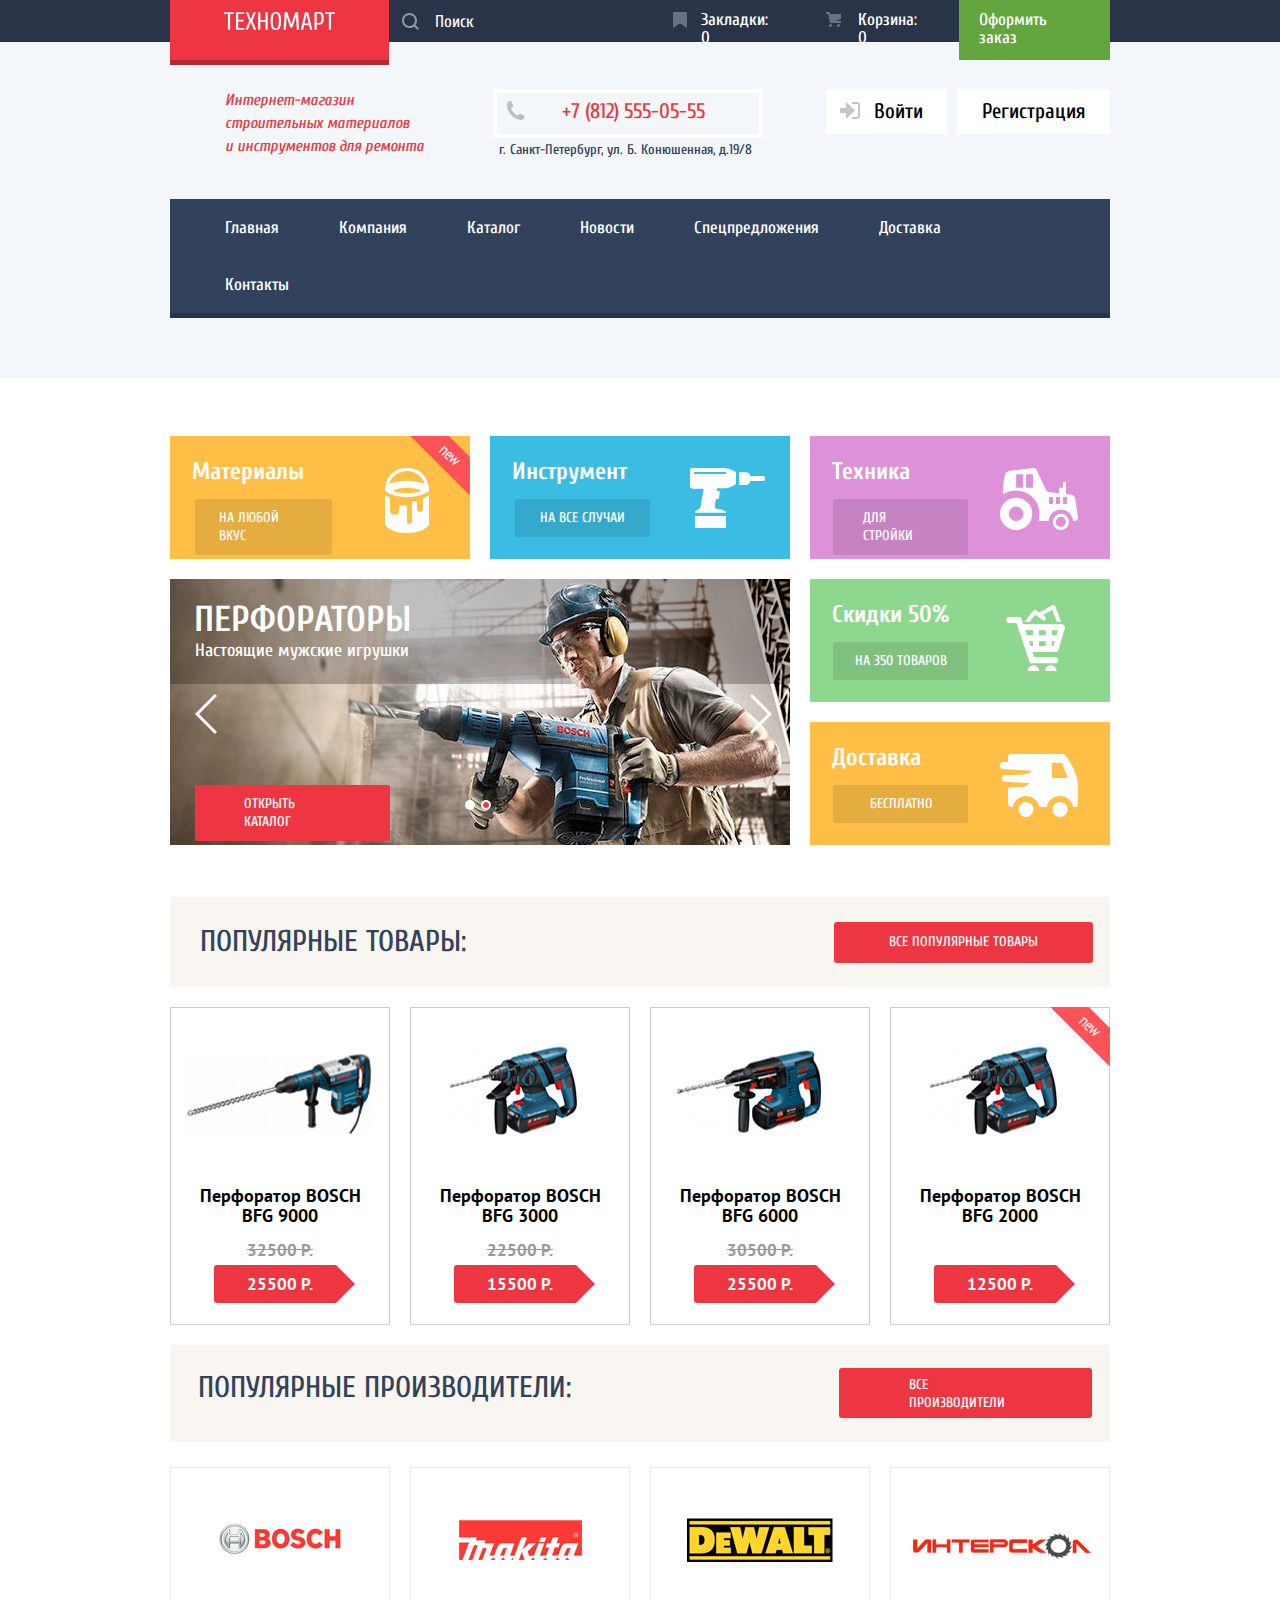
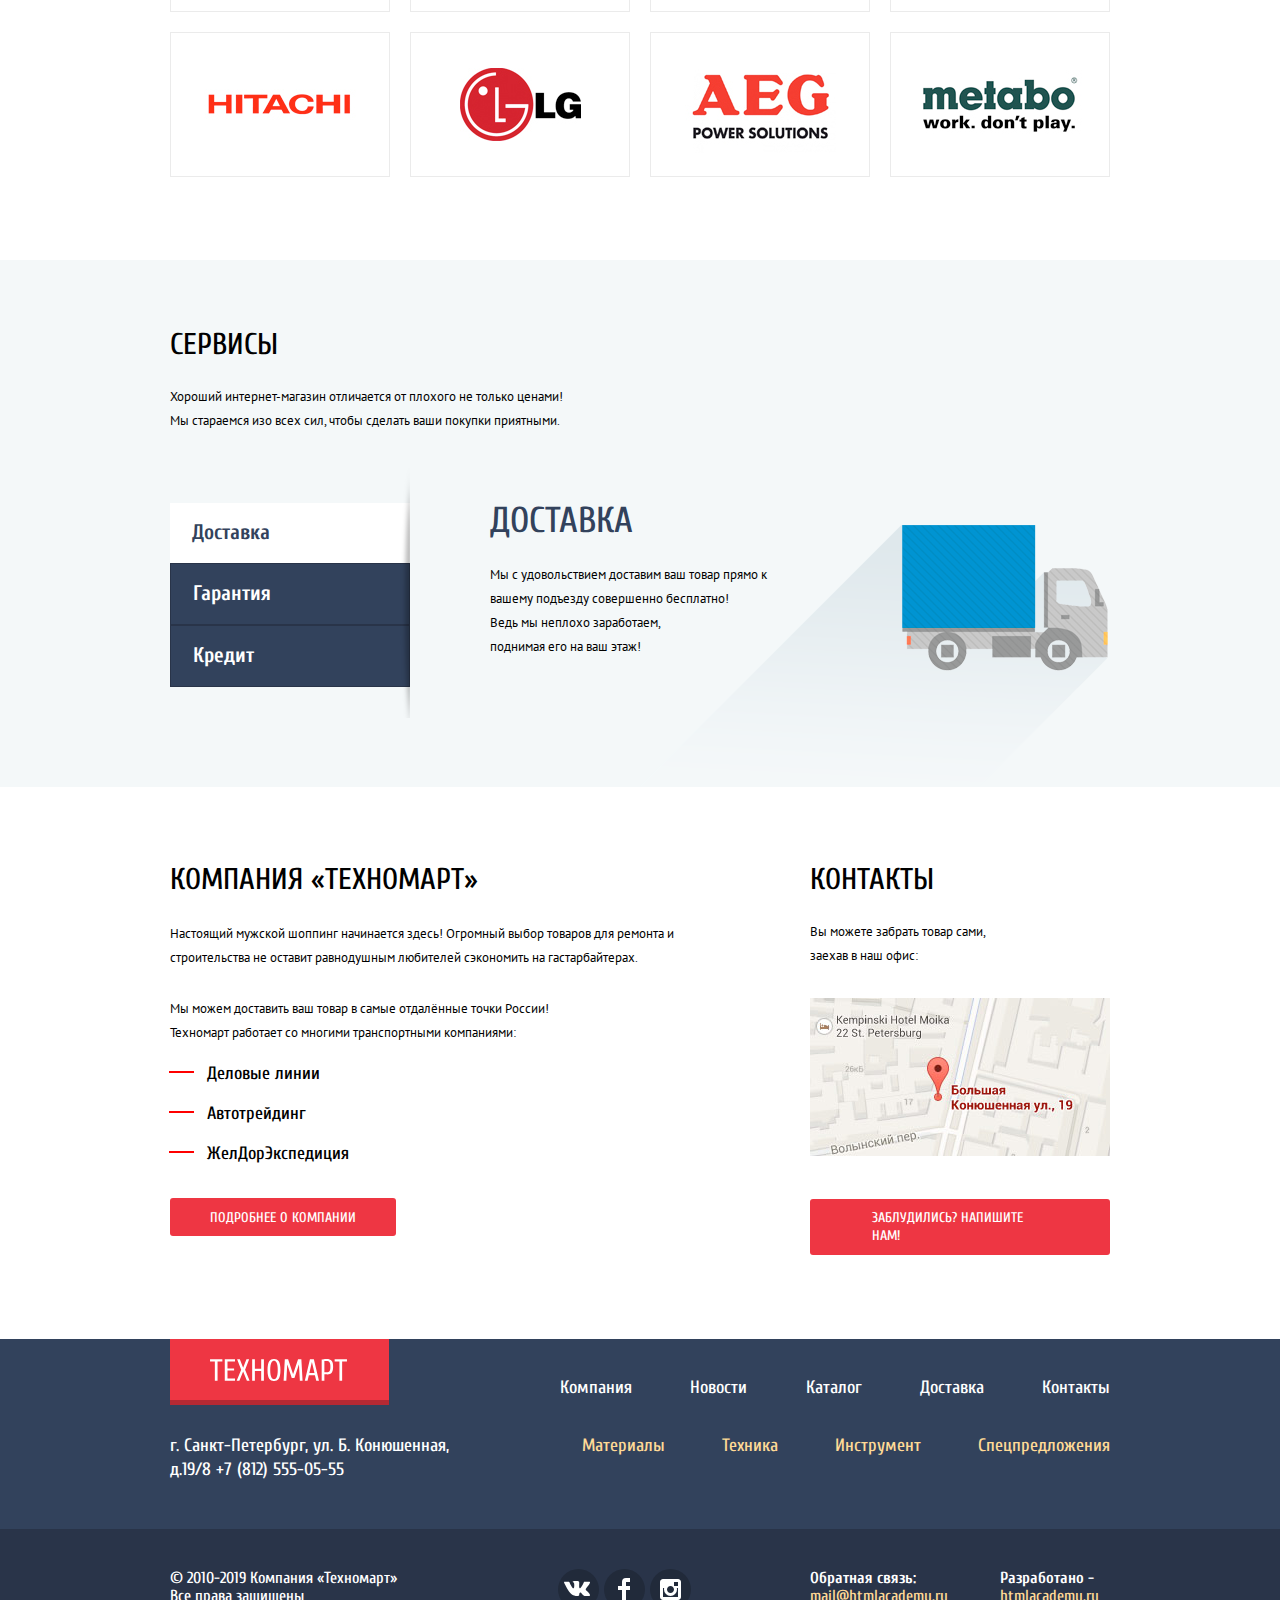
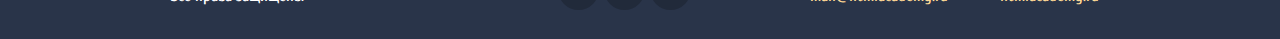
<file: index.html>
<!DOCTYPE html>
<html lang="ru">

<head>
    <meta charset="utf-8">
    <title>«Техномарт»</title>
    <link href="https://fonts.googleapis.com/css?family=Cuprum:400,700&amp;subset=cyrillic" rel="stylesheet">
    <link href="https://fonts.googleapis.com/css?family=PT+Sans:400,700&amp;subset=cyrillic" rel="stylesheet">
    <link rel="stylesheet" href="css/normalize.css">
    <link rel="stylesheet" href="css/style.min.css">
</head>

<body>

    <header class="main-header">
        <div class="top-header">
            <div class="header-wrapper-top">

                <a class="logo-img-top" href="index.html"><img src="img/logo-technomart.svg" width="112" height="18" alt="logo"></a>
                <form action="https://htmlacademy.ru" class="field-search">
                    <label class="visually-hidden" for="search">Поиск</label>
                    <input type="search" placeholder="Поиск" id="search">
                    <input class="visually-hidden" type="submit" value="Отправить">
                </form>
                <ul class="market-purchase">
                    <li><a class="bookmarks bookmarks-index" href="#">Закладки: 0</a></li>
                    <li><a class="basket basket-index" href="#">Корзина: 0</a></li>
                    <li><a class="ready-order ready-order-index" href="#">Оформить заказ</a></li>
                </ul>
            </div>
        </div>

        <div class="header-wrapper-middle-bottom">
            <div class="middle-header-index">
                <h1 class="market-name">Интернет-магазин строительных материалов и&nbsp;инструментов для ремонта</h1>
                <div class="phone-addres">
                    <a href="tel:+78125550555" class="phone-number">
                        +7 (812) 555-05-55</a>
                    <span class="addres-top"> г. Санкт-Петербург, ул. Б. Конюшенная, д.19/8</span>
                </div>
                <ul class="account">
                    <li><a class="log-in" href="#">Войти</a></li>
                    <li><a class="registration" href="#">Регистрация</a></li>
                </ul>
            </div>

            <nav class="main-navigation">
                <ul class="site-navigation">
                    <li><a href="index.html">Главная</a></li>
                    <li><a href="#">Компания</a></li>
                    <li><a href="catalog.html">Каталог</a></li>
                    <li><a href="#">Новости</a></li>
                    <li><a href="#">Спецпредложения</a></li>
                    <li><a href="#">Доставка</a></li>
                    <li><a href="#">Контакты</a></li>
                </ul>
            </nav>
        </div>
    </header>

    <main class="main-content">
        <div class="main-wrapper-top">
            <div class="column-left">
                <div class="materials-item">
                    <div class="item-new item-flag-new">новинка</div>
                    <h2>Материалы</h2>
                    <a href="#" class="sub-material-item">На любой вкус</a>
                </div>
                <div class="tooling-item">
                    <h2>Инструмент</h2>
                    <a href="#" class="sub-tooling-item">На все случаи</a>
                </div>
                <div class="slaider">
                    <div class="slaid-one slaid-active">
                        <h2>Перфораторы</h2>
                        <span>Настоящие мужские игрушки</span>
                        <a class="open-catalog" href="catalog.html">Открыть каталог</a>
                    </div>
                    <div class="slaid-two">
                        <h2>Дрели</h2>
                        <span>Соседям на радость!</span>
                        <a class="open-catalog" href="catalog.html">Открыть каталог</a>
                    </div>
                    <div class="btn-control">
                        <i class="control-slaid-1" tabindex="0"></i>
                        <i class="control-slaid-2 slaid-active" tabindex="0"></i>
                    </div>
                    <button class="slaider-button button-next">Вперёд</button>
                    <button class="slaider-button button-back">Назад</button>
                </div>
            </div>
            <div class="column-right">
                <div class="machine-item">
                    <h2>Техника</h2>
                    <a href="#" class="sub-machine-item">Для стройки</a>
                </div>
                <div class="discounts-item">
                    <h2>Скидки 50%</h2>
                    <a href="#" class="sub-discounts-item">На 350 товаров</a>
                </div>
                <div class="delivery-item">
                    <h2>Доставка</h2>
                    <a href="#" class="sub-delivery-item">Бесплатно</a>
                </div>
            </div>
        </div>

        <!-- Конец. Слайдер + товары -->
        <!--Популярные товары  -->
        <div class="main-wrapper-middle">
            <h2 class="popular-items">Популярные товары:</h2>
            <a class="popular-items-btn" href="#">Все популярные товары</a>
        </div>

        <section class="popular-goods">
            <ul class="popular-list-item">

                <li class="catalog-item">
                    <div class="actions">
                        <a href="#" class="buy">Купить</a>
                        <a href="#" class="in-bookmark">В закладки</a>
                    </div>
                    <img class="image" src="img/Perforator-1.jpg" width="218" height="168" alt="Перфоратор"><a href="#" class="item-name">Перфоратор BOSCH BFG 9000</a>
                    <b class="price-discount">32500 Р.</b>
                    <b class="red-label-price">25500 Р.</b>
                </li>

                <li class="catalog-item">
                    <div class="actions">
                        <a href="#" class="buy">Купить</a>
                        <a href="#" class="in-bookmark">В закладки</a>
                    </div>
                    <img class="image" src="img/Perforator_1.jpg" width="218" height="168" alt="Перфоратор"><a href="#" class="item-name">Перфоратор BOSCH BFG 3000</a>
                    <b class="price-discount">22500 Р.</b>
                    <b class="red-label-price">15500 Р.</b>
                </li>

                <li class="catalog-item">
                    <div class="actions">
                        <a href="#" class="buy">Купить</a>
                        <a href="#" class="in-bookmark">В закладки</a>
                    </div>
                    <img class="image" src="img/Perforator_2.jpg" width="218" height="168" alt="Перфоратор"><a href="#" class="item-name">Перфоратор BOSCH BFG 6000</a>
                    <b class="price-discount">30500 Р.</b>
                    <b class="red-label-price">25500 Р.</b>
                </li>

                <li class="catalog-item">
                    <div class="item-new item-flag-new">новинка</div>
                    <!-- Добавить в карточку new -->
                    <div class="actions">
                        <a href="#" class="buy">Купить</a>
                        <a href="#" class="in-bookmark">В закладки</a>
                    </div>
                    <img class="image" src="img/Perforator_3.jpg" width="218" height="168" alt="Перфоратор"><a href="#" class="item-name">Перфоратор BOSCH BFG 2000</a>
                    <b class="price-discount"></b>
                    <b class="red-label-price">12500 Р.</b>
                </li>
            </ul>
        </section>
        <!-- Популярные товары -->
        <div class="main-wrapper-middle-manufacturers">
            <h2 class="popular-items-manufacturers">Популярные производители:</h2>
            <a class="all-items-manufacturers" href="#">Все производители</a>
        </div>

        <section class="popular-manufactures">
            <ul class="popular-list-manufactures">
                <li>
                    <a class="manufactures-item" href="#"><img src="img/bosch.jpg" width="126" height="37" alt="BOSCH"></a>
                </li>
                <li>
                    <a class="manufactures-item" href="#"><img src="img/Makita.jpg" width="123" height="40" alt="makita"></a>
                </li>
                <li>
                    <a class="manufactures-item" href="#"><img src="img/DeWALT.jpg" width="146" height="44" alt="DeWALT"></a>
                </li>
                <li>
                    <a class="manufactures-item" href="#"><img src="img/Интерскол.jpg" width="200" height="88" alt="интерскол"></a>
                </li>
                <li>
                    <a class="manufactures-item" href="#"><img src="img/Hitachi.jpg" width="169" height="31" alt="HITACHI"></a>
                </li>
                <li>
                    <a class="manufactures-item" href="#"><img src="img/LG.jpg" width="121" height="73" alt="LG"></a>
                </li>
                <li>
                    <a class="manufactures-item" href="#"><img src="img/AEG.jpg" width="151" height="96" alt="AEG"></a>
                </li>
                <li>
                    <a class="manufactures-item" href="#"><img src="img/Metabo.jpg" width="204" height="69" alt="metabo"></a>
                </li>
            </ul>
        </section>

        <section class="info-services">
            <div class="wrapper-services">
                <h2 class="name-services">Сервисы</h2>
                <p>Хороший интернет-магазин отличается от плохого не только ценами! Мы стараемся изо всех сил, чтобы сделать ваши покупки приятными.</p>
                <div class="place-slaider">
                    <input type="radio" id="btn-1" name="toggle" checked>
                    <input type="radio" id="btn-2" name="toggle">
                    <input type="radio" id="btn-3" name="toggle">
                    <div class="slider-controls">
                        <ul class="list-btn">
                            <li>
                                <label for="btn-1">
                                    <b class="delivery-btn" tabindex="0">Доставка</b>
                                </label>
                            </li>
                            <li>
                                <label for="btn-2">
                                    <b class="guarantee-btn" tabindex="0">Гарантия</b></label>
                            </li>
                            <li>
                                <label for="btn-3">
                                    <b class="credit-btn" tabindex="0">Кредит</b></label>
                            </li>
                        </ul>
                    </div>
                    <div class="slider-slides-1">
                        <h2>Доставка</h2>
                        <p>Мы с удовольствием доставим ваш товар прямо к вашему подъезду совершенно бесплатно!
                        Ведь мы неплохо заработаем,
                        поднимая его на ваш этаж!</p>
                    </div>
                    <div class="slider-slides-2">
                        <h2>Гарантия</h2>
                        <p>Если купленный у нас товар поломается или заискрит,
                        а также в случае пожара, спровоцированного его возгаранием,
                        вы всегда можете быть уверены в нашей гарантии. Мы обменяем сгоревший&nbsp;товар на новый.</p>
                        <p>Дом уж восстановите как-нибудь сами.</p>
                    </div>
                    <div class="slider-slides-3">
                        <h2>Кредит</h2>
                        <p>Залезть в долговую яму стало проще!</p>
                        <p>Кредитные консультанты придут вам на помощь.</p>
                        <a href="#" class="send-request">Отправить заявку</a>
                    </div>
                </div>
            </div>
        </section>

        <div class="main-wrapper-bottom">
            <section class="about-company">
                <h2 class="name-company">Компания «Техномарт»</h2>
                <p class="info">Настоящий мужской шоппинг начинается здесь! Огромный выбор товаров для ремонта и строительства не оставит равнодушным любителей сэкономить на гастарбайтерах.</p>
                <p class="info">Мы можем доставить ваш товар в самые отдалённые точки России!
                Техномарт работает со многими транспортными компаниями:</p>
                <ul class="work-with-another-company">
                    <li>Деловые линии</li>
                    <li>Автотрейдинг</li>
                    <li>ЖелДорЭкспедиция</li>
                </ul>
                <a class="about-the-company" href="#">Подробнее о компании</a>
            </section>
            <section class="contacts">
                <h2 class="contacts">Контакты</h2>
                <p class="info-contacts">Вы можете забрать товар сами,
                    заехав в наш офис:</p>
                <a href="https://yandex.ru/maps" class="save-back"><img src="img/map.jpg" width="300" height="160" alt="Карта"></a>
                <a class="help" href="write-us.html">Заблудились? Напишите нам!</a>
            </section>
        </div>
    </main>

    <footer class="main-footer">
        <div class="footer-wrapper-top-middle">
            <div class="top-footer">
                <a class="logo-img" href="index.html"><img src="img/logo-technomart.svg" width="137" height="22" alt="logo"></a>
                <ul class="second-navigation">
                    <li><a href="#">Компания</a></li>
                    <li><a href="#">Новости</a></li>
                    <li><a href="catalog.html">Каталог</a></li>
                    <li><a href="#">Доставка</a></li>
                    <li><a href="#">Контакты</a></li>
                </ul>
            </div>

            <div class="middle-footer">
                <span class="addres-bottom"> г. Санкт-Петербург, ул. Б. Конюшенная, д.19/8
                    +7 (812) 555-05-55</span>
                <ul class="third-navigation">
                    <li><a href="#">Материалы</a></li>
                    <li><a href="#">Техника</a></li>
                    <li><a href="#">Инструмент</a></li>
                    <li><a href="#">Спецпредложения</a></li>
                </ul>
            </div>
        </div>

        <div class="bottom-footer">
            <div class="footer-wrapper-bottom">
                <span class="footer-copyright">
                    © 2010-2019 Компания «Техномарт» Все права защищены</span>
                <ul class="btn-social">
                    <li><a class="social-button-vk" href="#"><span class="visually-hidden">Вконтакте</span></a></li>
                    <li><a class="social-button-fb" href="#"><span class="visually-hidden">Фейсбук</span></a></li>
                    <li><a class="social-button-insta" href="#"><span class="visually-hidden">Инстаграм</span></a></li>
                </ul>
                <div class="info-bottom">
                    <div class="feedback-info">
                        <b>Обратная связь:</b>
                        <a class="mail-addres" href="https://mail@htmlacademy.ru">mail@htmlacademy.ru</a>
                    </div>
                    <div class="developed">
                        <b>Разработано - </b>
                        <a class="site-addres" href="https://htmlacademy.ru/intensive/htmlcss">htmlacademy.ru</a>
                    </div>
                </div>
            </div>
        </div>
    </footer>

    <section class="feedback-form">
        <form action="https://echo.htmlacademy.ru" method="post">
            <div class="modal-wrapper-feedback">
                <label class="label-name">Ваше имя:
                    <input type="text" name="name" placeholder="Имя Фамилия">
                </label>
                <label class="label-email">Ваш e-mail:
                    <input type="email" name="email" placeholder="email@example.com">
                </label>
                <label class="label-textarea">Текст письма:
                    <textarea name="letter-text" rows="5" cols="60" placeholder="В свободной форме"></textarea>
                </label>
            </div>
            <div class="wrapper-button-submit">
                <input type="submit" class="button-submit" value="Отправить">
            </div>
        </form>
        <button type="button" class="modal-close">Закрыть
        </button>
    </section>

    <section class="modal modal-map">
        <h2 class="visually-hidden">Как до нас добраться</h2>
        <iframe src="https://www.google.com/maps/embed?pb=!1m18!1m12!1m3!1d3996.797685628944!2d30.314990042799216!3d59.94211692944475!2m3!1f0!2f0!3f0!3m2!1i1024!2i768!4f13.1!3m3!1m2!1s0x4696310fca145cc1%3A0x42b32648d8238007!2z0JHQvtC70YzRiNCw0Y8g0JrQvtC90Y7RiNC10L3QvdCw0Y8g0YPQuy4sIDE5LzgsINCh0LDQvdC60YIt0J_QtdGC0LXRgNCx0YPRgNCzLCAxOTExODY!5e0!3m2!1sru!2sru!4v1552158006458" width="940" height="450" style="border:0" allowfullscreen></iframe>
        <!-- <p><img src="img/full-map.jpg" width="940" height="450" alt="Офис компании по адресу ул. Большая Конюшенная 19/8, Санкт-Петербург"></p>  -->
        <button type="button" class="modal-close">Закрыть
        </button>
    </section>
    <script src="js/script.js"></script>
</body>

</html>
</file>
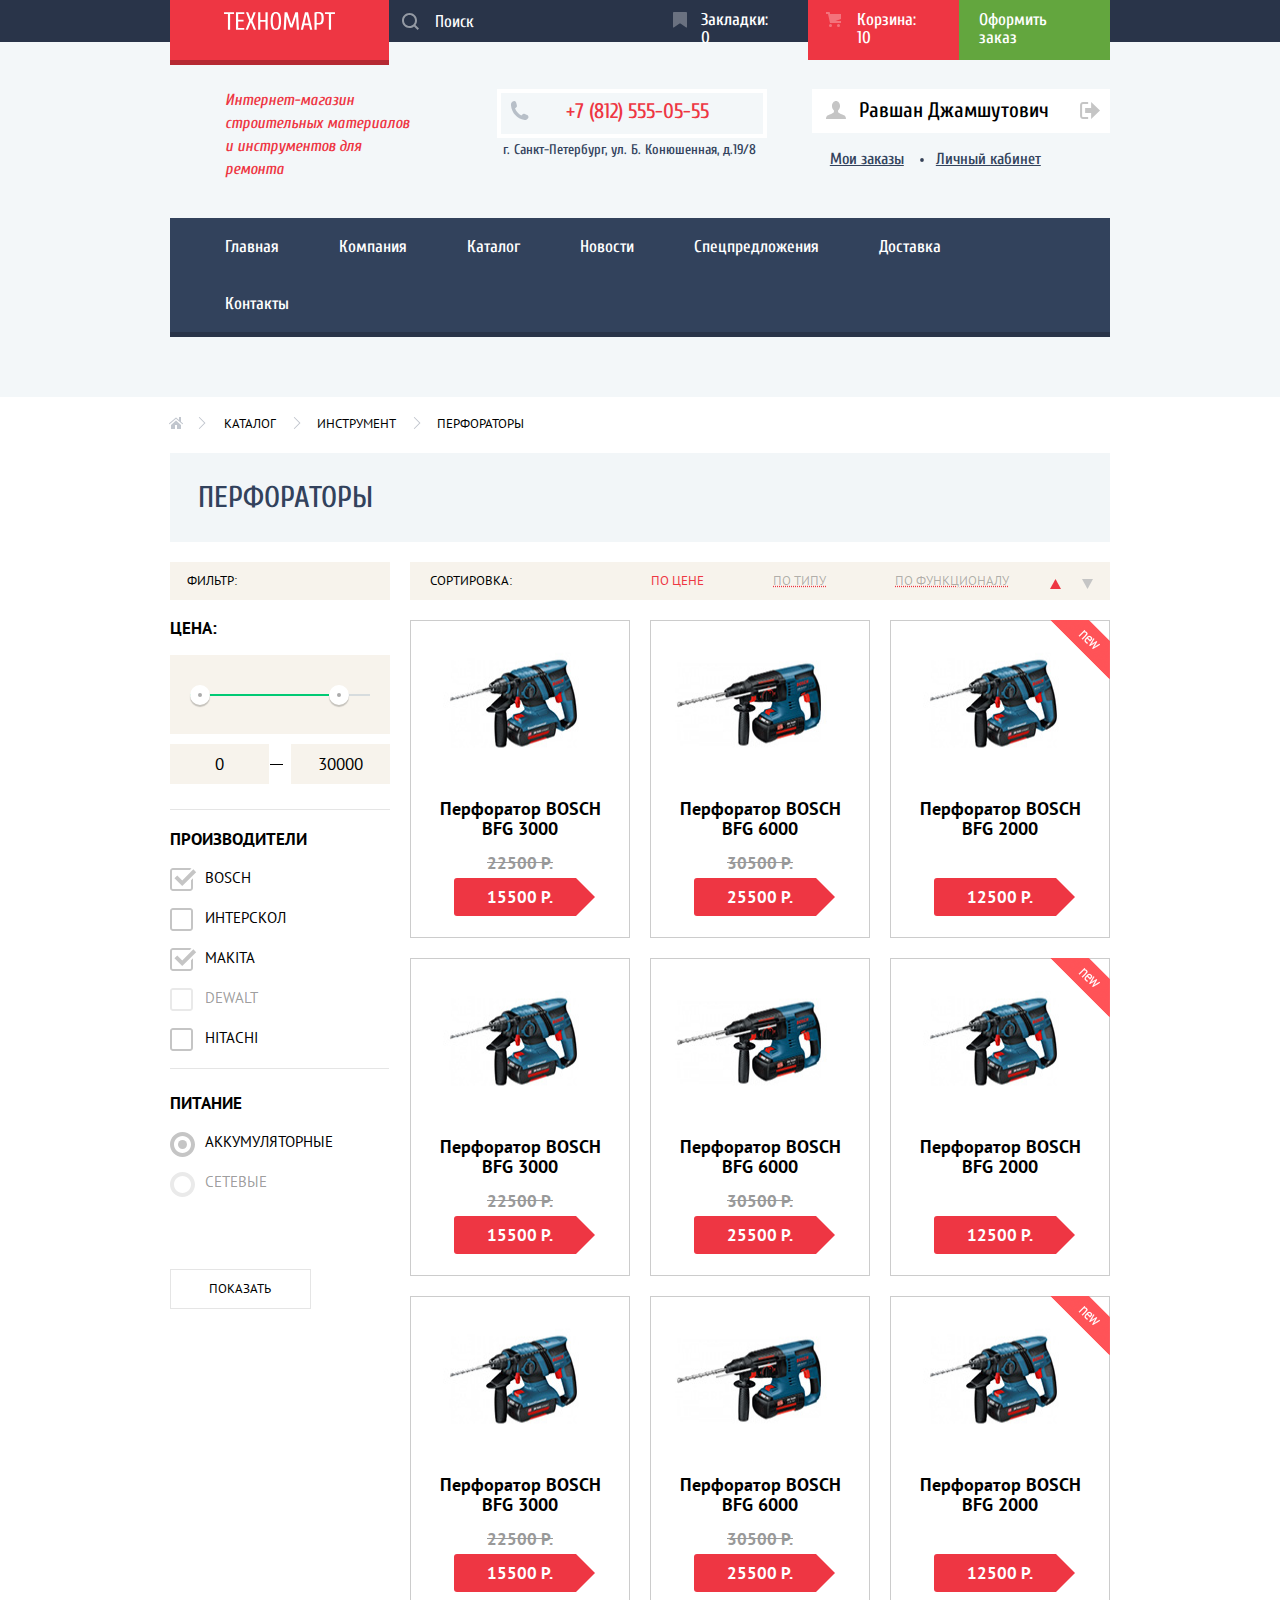
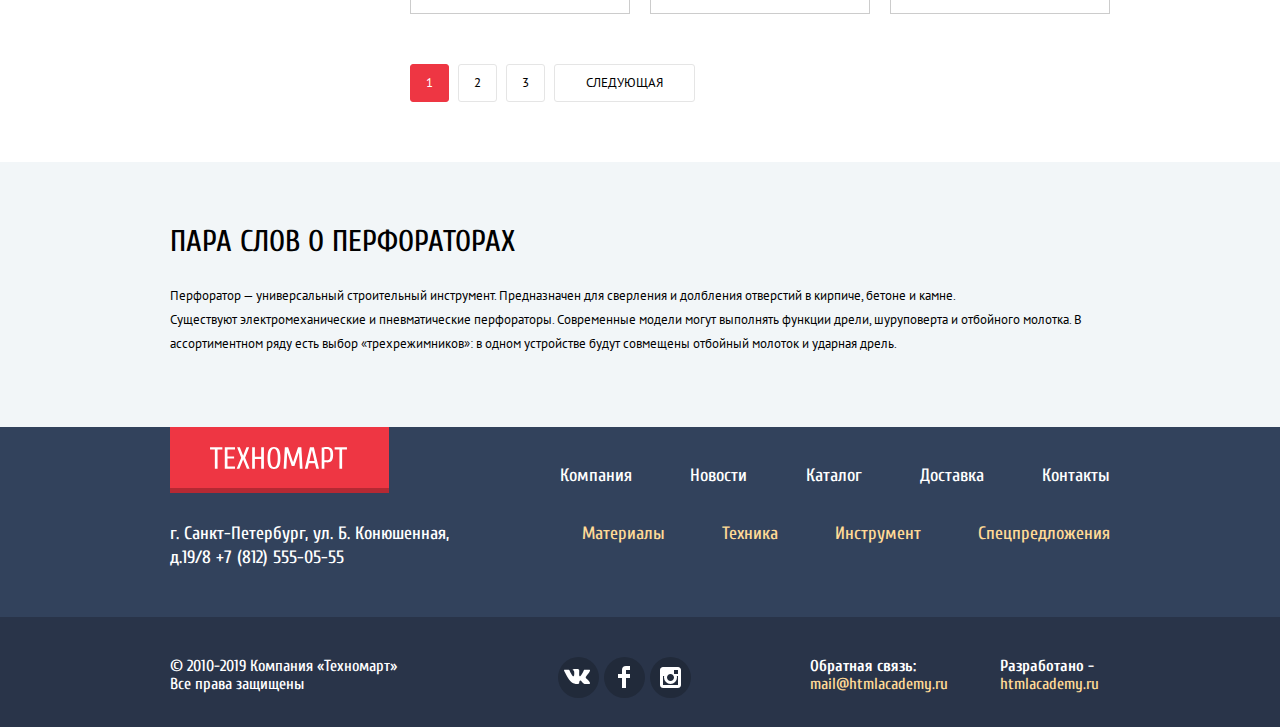
<file: catalog.html>
<!DOCTYPE html>
<html lang="ru">

<head>
    <meta charset="utf-8">
    <title>«Техномарт»</title>
    <link href="https://fonts.googleapis.com/css?family=Cuprum:400,700&amp;subset=cyrillic" rel="stylesheet">
    <link href="https://fonts.googleapis.com/css?family=PT+Sans:400,700&amp;subset=cyrillic" rel="stylesheet">
    <link rel="stylesheet" href="css/normalize.css">
    <link rel="stylesheet" href="css/style.min.css">
</head>

<body>

    <header class="main-header">
        <div class="top-header">
            <div class="header-wrapper-top">
                <a class="logo-img-top" href="index.html"><img src="img/logo-technomart.svg" width="112" height="18" alt="logo"></a>
                <form action="https://htmlacademy.ru">
                    <label class="visually-hidden" for="search">Поиск</label>
                    <input type="search" placeholder="Поиск" id="search">
                    <input class="visually-hidden" type="submit" value="Отправить">
                </form>
                <ul class="market-purchase">
                    <li><a class="bookmarks bookmarks-catalog" href="#">Закладки: 0</a></li>
                    <li><a class="basket basket-catalog" href="#">Корзина: 10</a></li>
                    <li><a class="ready-order ready-order-catalog" href="#">Оформить заказ</a></li>
                </ul>
            </div>
        </div>

        <div class="header-wrapper-middle-bottom">
            <div class="middle-header-catalog">
                <h1 class="market-name market-name-catalog">Интернет-магазин строительных материалов и&nbsp;инструментов для ремонта</h1>
                <div class="phone-addres phone-addres-catalog">
                    <a href="tel:+78125550555" class="phone-number">
                        +7 (812) 555-05-55</a>
                    <span class="addres-top"> г. Санкт-Петербург, ул. Б. Конюшенная, д.19/8</span>
                </div>
                <ul class="personal-account">
                    <li class="user-name"><a href="login-place.html">Равшан Джамшутович</a></li>
                    <li class="account-log-out"><a href="output.html" class="log-out">Выход из личного кабинета</a></li>
                    <li class="my-order"><a href="#">Мои заказы</a></li>
                    <li class="personal-place"><a href="#">Личный кабинет</a></li>
                </ul>
            </div>

            <nav class="main-navigation">
                <ul class="site-navigation">
                    <li><a href="index.html">Главная</a></li>
                    <li><a href="#">Компания</a></li>
                    <li><a href="catalog.html">Каталог</a></li>
                    <li><a href="#">Новости</a></li>
                    <li><a href="#">Спецпредложения</a></li>
                    <li><a href="#">Доставка</a></li>
                    <li><a href="#">Контакты</a></li>
                </ul>
            </nav>
        </div>
    </header>

    <main class="container">
        <div class="main-wrapper-catalog">
            <ul class="breadcrumbs">
                <li><a href="index.html" class="button-icon-home">Вернуться на главную страницу</a></li>
                <li><a href="catalog.html">Каталог</a></li>
                <li><a href="#">Инструмент</a></li>
                <li class="breadcrumbs-current">Перфораторы</li>
            </ul>
            <h2 class="tooling">Перфораторы</h2>
            <div class="container-filter">
                <h2 class="container-filter-name">Фильтр:</h2>
                <div class="sorting">
                    <h3>Сортировка:</h3>
                    <ul class="sorting-items">
                        <li><span>По цене</span></li>
                        <li><a href="#">По типу</a></li>
                        <li><a href="#">По функционалу</a></li>
                    </ul>
                    <a href="#" class="triangle-up">
                        <svg xmlns="http://www.w3.org/2000/svg" width="11" height="10" viewBox="0 0 11 10">
                            <path fill="#ee3643" d="M5.5 0L0 10h11z" />
                        </svg>
                    </a>
                    <a href="#" class="triangle-down">
                        <svg xmlns="http://www.w3.org/2000/svg" width="11" height="10" viewBox="0 0 11 10">
                            <path fill="#c5c5c5" d="M5.5 10L0 0h11" />
                        </svg>
                    </a>
                </div>
            </div>
            <div class="wrapper-items">
                <section class="filter">
                    <form action="https://htmlacademy.ru" method="get">
                        <fieldset class="filter-range">
                            <h2 class="filter-title">Цена:</h2>
                            <div class="range-controls">
                                <div class="scale">
                                    <div class="bar"></div>
                                    <div class="range-toggle range-toggle-min" aria-label="минимальная цена"></div>
                                    <div class="range-toggle range-toggle-max" aria-label="максимальная цена"></div>
                                </div>
                            </div>
                            <div class="price-controls">
                                <label class="min-price">
                                    <input type="text" name="min-price" value="0">
                                </label>
                                <label class="max-price">
                                    <input type="text" name="max-price" value="30000">
                                    <span class="dash"></span>
                                </label>
                            </div>
                        </fieldset>
                        <fieldset class="filter-item-manufacturers">
                            <legend>Производители</legend>
                            <ul class="manufacturers">
                                <li>
                                    <input class="visually-hidden" type="checkbox" name="bosch" id="filter-bosch" checked>
                                    <label class="togle-checkbox" for="filter-bosch">bosch</label>
                                </li>
                                <li>
                                    <input class="visually-hidden" type="checkbox" name="интерскол" id="filter-intrescol">
                                    <label class="togle-checkbox" for="filter-intrescol">интерскол</label>
                                </li>
                                <li>
                                    <input class="visually-hidden" type="checkbox" name="makita" id="filter-makita" checked>
                                    <label class="togle-checkbox" for="filter-makita">makita</label>
                                </li>
                                <li>
                                    <input class="visually-hidden" type="checkbox" name="dewalt" id="filter-dewalt" disabled>
                                    <label class="togle-checkbox" for="filter-dewalt">dewalt</label>
                                </li>
                                <li>
                                    <input class="visually-hidden" type="checkbox" name="hitachi" id="filter-hitachi">
                                    <label class="togle-checkbox" for="filter-hitachi">hitachi</label>
                                </li>
                            </ul>
                        </fieldset>

                        <fieldset class="filter-item-feed">
                            <legend>Питание</legend>
                            <ul class="feed">
                                <li>
                                    <input class="visually-hidden" type="radio" name="feed" id="filter-rechargeable" checked>
                                    <label class="togle-circle" for="filter-rechargeable">аккумуляторные</label>
                                </li>
                                <li>
                                    <input class="visually-hidden" type="radio" name="feed" id="filter-networking" disabled>
                                    <label class="togle-circle" for="filter-networking">сетевые</label>
                                </li>
                            </ul>
                        </fieldset>

                        <button class="button-show">Показать
                        </button>
                    </form>
                </section>

                <section class="item-list">
                    <ul class="items">
                        <li class="catalog-item">
                            <div class="actions">
                                <a href="form-buy.html" class="buy">Купить</a>
                                <a href="form-in-bookmark.html" class="in-bookmark">В закладки</a>
                            </div>
                            <img class="image" src="img/Perforator_1.jpg" width="218" height="168" alt="Перфоратор"><a href="#" class="item-name">Перфоратор BOSCH BFG 3000</a>
                            <b class="price-discount">22500 Р.</b>
                            <b class="red-label-price">15500 Р.</b>
                        </li>

                        <li class="catalog-item">
                            <div class="actions">
                                <a href="form-buy.html" class="buy">Купить</a>
                                <a href="form-in-bookmark.html" class="in-bookmark">В закладки</a>
                            </div>
                            <img class="image" src="img/Perforator_2.jpg" width="218" height="168" alt="Перфоратор"><a href="#" class="item-name">Перфоратор BOSCH BFG 6000</a>
                            <b class="price-discount">30500 Р.</b>
                            <b class="red-label-price">25500 Р.</b>
                        </li>

                        <li class="catalog-item">
                            <div class="item-new item-flag-new">новинка</div>
                            <!-- Добавить в карточку new -->
                            <div class="actions">
                                <a href="form-buy.html" class="buy">Купить</a>
                                <a href="form-in-bookmark.html" class="in-bookmark">В закладки</a>
                            </div>
                            <img class="image" src="img/Perforator_3.jpg" width="218" height="168" alt="Перфоратор"><a href="#" class="item-name">Перфоратор BOSCH BFG 2000</a>
                            <b class="price-discount"></b>
                            <b class="red-label-price">12500 Р.</b>
                        </li>
                        <li class="catalog-item">
                            <div class="actions">
                                <a href="form-buy.html" class="buy">Купить</a>
                                <a href="form-in-bookmark.html" class="in-bookmark">В закладки</a>
                            </div>
                            <img class="image" src="img/Perforator_1.jpg" width="218" height="168" alt="Перфоратор"><a href="#" class="item-name">Перфоратор BOSCH BFG 3000</a>
                            <b class="price-discount">22500 Р.</b>
                            <b class="red-label-price">15500 Р.</b>
                        </li>

                        <li class="catalog-item">
                            <div class="actions">
                                <a href="form-buy.html" class="buy">Купить</a>
                                <a href="form-in-bookmark.html" class="in-bookmark">В закладки</a>
                            </div>
                            <img class="image" src="img/Perforator_2.jpg" width="218" height="168" alt="Перфоратор"><a href="#" class="item-name">Перфоратор BOSCH BFG 6000</a>
                            <b class="price-discount">30500 Р.</b>
                            <b class="red-label-price">25500 Р.</b>
                        </li>

                        <li class="catalog-item">
                            <div class="item-new item-flag-new">новинка</div>
                            <!-- Добавить в карточку new -->
                            <div class="actions">
                                <a href="form-buy.html" class="buy">Купить</a>
                                <a href="form-in-bookmark.html" class="in-bookmark">В закладки</a>
                            </div>
                            <img class="image" src="img/Perforator_3.jpg" width="218" height="168" alt="Перфоратор"><a href="#" class="item-name">Перфоратор BOSCH BFG 2000</a>
                            <b class="price-discount"></b>
                            <b class="red-label-price">12500 Р.</b>
                        </li>
                        <li class="catalog-item">
                            <div class="actions">
                                <a href="form-buy.html" class="buy">Купить</a>
                                <a href="form-in-bookmark.html" class="in-bookmark">В закладки</a>
                            </div>
                            <img class="image" src="img/Perforator_1.jpg" width="218" height="168" alt="Перфоратор"><a href="#" class="item-name">Перфоратор BOSCH BFG 3000</a>
                            <b class="price-discount">22500 Р.</b>
                            <b class="red-label-price">15500 Р.</b>
                        </li>

                        <li class="catalog-item">
                            <div class="actions">
                                <a href="form-buy.html" class="buy">Купить</a>
                                <a href="form-in-bookmark.html" class="in-bookmark">В закладки</a>
                            </div>
                            <img class="image" src="img/Perforator_2.jpg" width="218" height="168" alt="Перфоратор"><a href="#" class="item-name">Перфоратор BOSCH BFG 6000</a>
                            <b class="price-discount">30500 Р.</b>
                            <b class="red-label-price">25500 Р.</b>
                        </li>

                        <li class="catalog-item">
                            <div class="item-new item-flag-new">новинка</div>
                            <!-- Добавить в карточку new -->
                            <div class="actions">
                                <a href="form-buy.html" class="buy">Купить</a>
                                <a href="form-in-bookmark.html" class="in-bookmark">В закладки</a>
                            </div>
                            <img class="image" src="img/Perforator_3.jpg" width="218" height="168" alt="Перфоратор"><a href="#" class="item-name">Перфоратор BOSCH BFG 2000</a>
                            <b class="price-discount"></b>
                            <b class="red-label-price">12500 Р.</b>
                        </li>
                    </ul>
                    <div class="page-navigation">
                        <ul class="breadcrumbs-page-navigation">
                            <li>1</li>
                            <li><a href="#">2</a></li>
                            <li><a href="#">3</a></li>
                            <li><a href="#" class="next">Следующая</a></li>
                        </ul>
                    </div>
                </section>
            </div>
        </div>
        <section class="about-perforators">
            <div class="wrapper-perforators">
                <h2>ПАРА СЛОВ О ПЕРФОРАТОРАХ</h2>
                <p>Перфоратор — универсальный строительный инструмент. Предназначен для сверления и долбления отверстий в кирпиче, бетоне и камне. Существуют&nbsp;электромеханические и пневматические перфораторы. Современные модели могут выполнять функции дрели, шуруповерта и отбойного молотка. В ассортиментном ряду есть выбор «трехрежимников»: в одном устройстве будут совмещены отбойный молоток и ударная дрель.</p>
            </div>
        </section>
    </main>

    <footer class="main-footer">
        <div class="footer-wrapper-top-middle">
            <div class="top-footer">
                <a class="logo-img" href="index.html"><img src="img/logo-technomart.svg" width="137" height="22" alt="logo"></a>
                <ul class="second-navigation">
                    <li><a href="#">Компания</a></li>
                    <li><a href="#">Новости</a></li>
                    <li><a href="catalog.html">Каталог</a></li>
                    <li><a href="#">Доставка</a></li>
                    <li><a href="#">Контакты</a></li>
                </ul>
            </div>

            <div class="middle-footer">
                <span class="addres-bottom"> г. Санкт-Петербург, ул. Б. Конюшенная, д.19/8
                    +7 (812) 555-05-55</span>
                <ul class="third-navigation">
                    <li><a href="#">Материалы</a></li>
                    <li><a href="#">Техника</a></li>
                    <li><a href="#">Инструмент</a></li>
                    <li><a href="#">Спецпредложения</a></li>
                </ul>
            </div>
        </div>

        <div class="bottom-footer">
            <div class="footer-wrapper-bottom">
                <span class="footer-copyright">
                  © 2010-2019 Компания «Техномарт» Все права защищены</span>
                <ul class="btn-social">
                    <li><a class="social-button-vk" href="#"><span class="visually-hidden">Вконтакте</span></a></li>
                    <li><a class="social-button-fb" href="#"><span class="visually-hidden">Фейсбук</span></a></li>
                    <li><a class="social-button-insta" href="#"><span class="visually-hidden">Инстаграм</span></a></li>
                </ul>
                <div class="info-bottom">
                    <div class="feedback-info">
                        <b>Обратная связь:</b>
                        <a class="mail-addres" href="https://mail@htmlacademy.ru">mail@htmlacademy.ru</a>
                    </div>
                    <div class="developed">
                        <b>Разработано - </b>
                        <a class="site-addres" href="https://htmlacademy.ru/intensive/htmlcss">htmlacademy.ru</a>
                    </div>
                </div>
            </div>
        </div>
    </footer>

    <section class="modal modal-access">
        <p>Товар добавлен в корзину!</p>
        <div class="modal-wrapper-order">
            <a href="#" class="button button-ready">Оформить заказ</a>
            <a href="#" class="button button-continue">Продолжить покупки</a>
        </div>
        <button type="button" class="modal-close">Закрыть
        </button>
    </section>
    <script src="js/script.js"></script>
</body>

</html>
</file>
<file: css/style.min.css>
body{margin:0;padding:0;font-family:"PT Sans",Arial,sans-serif;font-size:14px;line-height:24px;font-weight:500;color:#fff;text-transform:uppercase;min-width:940px;background-color:#fff}a{text-decoration:none}img{max-width:100%;height:auto}.main-header{font-family:"Cuprum",Arial,sans-serif;background-color:#f3f7f9;padding-bottom:65px}.header-wrapper-top{position:relative;display:-webkit-box;display:-ms-flexbox;display:flex;width:940px;margin:0 auto}.top-header{font-size:17px;line-height:18px;color:#fff;background-color:#293449;height:42px}.market-purchase,.account,.site-navigation{list-style:none}.market-purchase{display:-webkit-box;display:-ms-flexbox;display:flex;-webkit-box-pack:justify;-ms-flex-pack:justify;justify-content:space-between;margin:0;padding:0}.market-purchase a{position:relative;display:block;text-transform:none;-webkit-box-sizing:content-box;box-sizing:content-box}.bookmarks-index{padding:11px 28px 13px 42px}.bookmarks-catalog{padding:11px 28px 13px 42px}.bookmarks::before{content:"";position:absolute;top:12px;left:14px;width:20px;height:20px;background-image:url("../img/icon-bookmark.svg");background-repeat:no-repeat;background-position:0 0;opacity:.3}.bookmarks:active,.bookmarks:active{background-color:#161d29;color:rgba(255,255,255,0.6)}.basket-index{padding:11px 31px 13px 50px}.basket-index:hover,.bookmarks-index:hover,.bookmarks-catalog:hover{background-color:#212a3a}.basket-index:active{background-color:#161d29;color:rgba(255,255,255,0.6)}_:-ms-fullscreen,:root .basket{padding:11px 26px 13px 50px}.basket::before{content:"";position:absolute;top:12px;left:18px;width:20px;height:20px;background-image:url("../img/icon-cart.svg");background-repeat:no-repeat;background-position:0 0;opacity:.3}.basket-catalog{padding:11px 26px 13px 49px;background-color:#ee3643}.basket-catalog:hover,.basket-catalog:hover{background-color:#ca2c37}.basket-catalog:active{background-color:#ba2732}.ready-order{background-color:#63a63e}.ready-order-index{padding:11px 22px 13px 20px}.ready-order-catalog{padding:11px 22px 13px 20px}.ready-order:hover{background-color:#5fbb2d}.ready-order:active{background-color:#518534;color:rgba(255,255,255,0.5)}.market-purchase a:hover::before{opacity:1}.market-purchase a:active::before{opacity:.5}.market-purchase a,.account a,.site-navigation a{color:#fff}.header-wrapper-middle-bottom{width:940px;margin:0 auto}.middle-header-index{display:-webkit-box;display:-ms-flexbox;display:flex;-webkit-box-pack:justify;-ms-flex-pack:justify;justify-content:space-between;margin-top:47px}.middle-header-catalog{display:-webkit-box;display:-ms-flexbox;display:flex;margin-top:47px}.market-name{margin:0;width:200px;font-size:16px;line-height:23px;font-weight:500;font-style:italic;text-transform:none;color:#ee3643;margin-left:55px}.market-name-catalog{margin-right:73px}.phone-addres{position:relative;display:-webkit-box;display:-ms-flexbox;display:flex;-webkit-box-orient:vertical;-webkit-box-direction:normal;-ms-flex-direction:column;flex-direction:column}.phone-addres-catalog{margin-right:45px}.phone-number::before{content:"";position:absolute;top:12px;left:13px;width:20px;height:20px;background-image:url("../img/icon-phone.svg");background-repeat:no-repeat;background-position:0 0;opacity:1}.phone-number{font-size:21px;line-height:21px;color:#ee3643;padding-left:65px;padding-right:47px;padding-top:8px;padding-bottom:12px;border:4px solid #fff;width:270px;-webkit-box-sizing:border-box;box-sizing:border-box}.addres-top{text-transform:none;color:#32425c;padding-left:6px}.account{width:280px;margin:0;padding:0;display:-webkit-box;display:-ms-flexbox;display:flex;-webkit-box-pack:end;-ms-flex-pack:end;justify-content:flex-end}.account a{position:relative;display:block;font-size:21px;line-height:21px;color:#000;text-transform:none;background-color:#fff}.account a:hover{color:#ee3643}.account a:active{color:#c5c5c5}.log-in{margin-right:10px;padding:12px 24px 12px 48px}.registration{padding:12px 24px 12px 25px}.log-in::before{position:absolute;content:"";top:13px;left:14px;height:20px;width:20px;background-image:url("../img/icon-login.svg");background-repeat:no-repeat;background-position:0 0}.log-in:hover::before{position:absolute;content:"";top:13px;left:14px;height:20px;width:20px;background-image:url("../img/icon-login-bold.svg");background-repeat:no-repeat;background-position:0 0}.log-in:active::before{position:absolute;content:"";top:13px;left:14px;height:20px;width:20px;background-image:url("../img/icon-login.svg");background-repeat:no-repeat;background-position:0 0}.main-navigation{margin-top:37px;background-color:#32425c}.main-navigation li{font-size:17px;line-height:17px;text-transform:none}.site-navigation{margin:0;padding:0;display:-webkit-box;display:-ms-flexbox;display:flex;-ms-flex-wrap:wrap;flex-wrap:wrap;padding-left:25px;padding-right:25px;-webkit-box-shadow:0 5px 0 0 #293449;box-shadow:0 5px 0 0 #293449}.site-navigation a{display:block;padding:20px 30px 20px 30px}input[placeholder="Поиск"]{margin:0;padding:0;width:270px;height:42px;background-color:#293449;border:0;padding-left:46px;color:#000;background-image:url("../img/icon-search-opacity.svg");background-repeat:no-repeat;background-position:13px 13px}input[placeholder="Поиск"]::-webkit-input-placeholder{color:#fff}input[placeholder="Поиск"]:-ms-input-placeholder{color:#fff}input[placeholder="Поиск"]::-ms-input-placeholder{color:#fff}input[placeholder="Поиск"]::placeholder{color:#fff}input[placeholder="Поиск"]:hover{background-color:#212a3a;background-image:url("../img/icon-search.svg");background-repeat:no-repeat;background-position:13px 13px}input[placeholder="Поиск"]:focus{background-color:#fff;background-image:url("../img/icon-search-red.svg");background-repeat:no-repeat;background-position:13px 13px}.site-navigation li:hover{background-color:#293449}.site-navigation li:active{background-color:#1d2739}.main-wrapper-bottom{display:-webkit-box;display:-ms-flexbox;display:flex;-webkit-box-pack:justify;-ms-flex-pack:justify;justify-content:space-between;width:940px;margin:0 auto}.main-wrapper-catalog{width:940px;margin:0 auto}.about-company{font-family:"Cuprum",Arial,sans-serif;font-size:13px;color:#000;text-transform:none}.main-content{margin-top:58px;margin-bottom:59px}.name-company{margin:0;padding:0;font-size:30px;font-weight:500;line-height:30px;text-transform:uppercase}.info{font-family:"PT sans",Arial,sans-serif;font-size:13px;line-height:24px;margin-top:27px;margin-bottom:19px;width:530px;white-space:pre-line}.work-with-another-company li{position:relative;font-size:18px;line-height:20px;list-style:none;margin-bottom:20px}.work-with-another-company li:before{content:"";background-color:red;position:absolute;width:25px;height:2px;top:7px;left:-38px}.work-with-another-company{margin-bottom:34px;padding-left:37px}.about-the-company{display:inline-block;vertical-align:middle;background-color:#ee3643;font-size:14px;line-height:18px;text-transform:uppercase;color:#fff;padding-top:11px;padding-bottom:9px;padding-left:40px;padding-right:40px;border-radius:3px;max-width:150px}.about-the-company:hover{background-color:#ca2c37}.about-the-company:active{background-color:#ba2732}.contacts{font-family:"Cuprum",Arial,sans-serif;color:#000;font-weight:500;font-size:30px;line-height:30px;margin-top:0;margin-bottom:25px;padding:0}.contacts .info-contacts{font-family:"PT sans",Arial,sans-serif;font-size:13px;line-height:24px;text-transform:none;margin-bottom:30px;white-space:pre-line}.contacts .save-back{display:block;background-color:gray;width:300px;height:158px}.contacts .help{display:block;font-family:"Cuprum",Arial,sans-serif;background-color:#ee3643;font-size:14px;line-height:18px;color:#fff;padding-top:10px;padding-bottom:10px;padding-left:62px;padding-right:60px;margin-top:43px;border-radius:3px;width:300px;-webkit-box-sizing:border-box;box-sizing:border-box}.contacts .help:hover{background-color:#ca2c37}.contacts .help:active{background-color:#ba2732}.main-footer{font-family:"Cuprum",Arial,sans-serif;font-size:18px;line-height:24px;text-transform:none;color:#fff;background-color:#32425c}.main-footer ul{list-style:none}.main-footer a{color:#fff}.footer-wrapper-top-middle{width:940px;margin:0 auto;min-height:190px}.top-footer{display:-webkit-box;display:-ms-flexbox;display:flex;-webkit-box-pack:justify;-ms-flex-pack:justify;justify-content:space-between}.second-navigation{display:-webkit-box;display:-ms-flexbox;display:flex;-webkit-box-pack:justify;-ms-flex-pack:justify;justify-content:space-between;-ms-flex-wrap:wrap;flex-wrap:wrap;width:550px;margin-top:37px;margin-bottom:0;padding:0}.middle-footer{display:-webkit-box;display:-ms-flexbox;display:flex;margin-top:34px}.addres-bottom{width:330px;margin-right:90px}.third-navigation{display:-webkit-box;display:-ms-flexbox;display:flex;-webkit-box-pack:justify;-ms-flex-pack:justify;justify-content:space-between;width:540px;padding:0;margin:0}.third-navigation a{display:block;color:#ffda96}.bottom-footer{font-size:16px;line-height:18px;background-color:#293449;padding-top:40px;padding-bottom:29px}.footer-wrapper-bottom{display:-webkit-box;display:-ms-flexbox;display:flex;width:940px;margin:0 auto}.footer-copyright{width:230px;margin-right:160px}.btn-social{display:-webkit-box;display:-ms-flexbox;display:flex;-webkit-box-pack:center;-ms-flex-pack:center;justify-content:center;width:132px;padding:0;margin:0;margin-right:120px}.info-bottom{display:-webkit-box;display:-ms-flexbox;display:flex;-webkit-box-pack:end;-ms-flex-pack:end;justify-content:flex-end}.feedback-info{width:140px}.developed{margin-left:50px;width:110px}.bottom-footer ul{text-align:center}.bottom-footer .mail-addres,.bottom-footer .site-addres{color:#ffda96}.second-navigation li:hover,.third-navigation li:hover{text-decoration:underline}.second-navigation li:active,.third-navigation li:active{text-decoration:none;opacity:.5}.mail-addres:hover,.site-addres:hover{text-decoration:underline}.mail-addres:active,.site-addres:active{text-decoration:none;color:#ee3643}.visually-hidden{position:absolute;width:1px;height:1px;margin:-1px;border:0;padding:0;white-space:nowrap;-webkit-clip-path:inset(100%);clip-path:inset(100%);clip:rect(0 0 0 0);overflow:hidden}.personal-account{position:relative;display:-webkit-box;display:-ms-flexbox;display:flex;-ms-flex-wrap:wrap;flex-wrap:wrap;padding:0;margin:0;width:300px}.personal-account li{list-style:none}.user-name a{display:inline-block;vertical-align:middle;padding:11px 60px 12px 47px}.user-name{position:relative;width:100%;margin-bottom:5px}.log-out{position:absolute;top:6px;right:6px;display:block;text-indent:-1000px;overflow:hidden;z-index:20;background-image:url("../img/icon-logout.svg");background-repeat:no-repeat;background-position:5px 7px;width:30px;height:30px}.log-out:hover{background-image:url("../img/icon-logout-bold.svg");background-repeat:no-repeat;background-position:5px 7px}.my-order{margin-left:18px}.personal-place{position:relative;margin-left:32px}.personal-place::before{position:absolute;content:"";top:10px;left:-16px;height:20px;width:20px;background-image:url("../img/Shape-1.svg");background-repeat:no-repeat;background-position:0 0}.user-name a::before{position:absolute;content:"";top:12px;left:14px;height:20px;width:20px;background-image:url("../img/icon-user.svg");background-repeat:no-repeat;background-position:0 0}.user-name a:hover::before{background-image:url("../img/icon-user-bold.svg");background-repeat:no-repeat;background-position:0 0}.user-name a:active::before{background-image:url("../img/icon-user.svg");background-repeat:no-repeat;background-position:0 0}.personal-account a{font-size:16px;line-height:18px;color:#32425c;text-transform:none;text-decoration:underline}.personal-account a:hover{color:#ee3643}.personal-account a:active{color:#32425c;opacity:.3}.user-name a{font-size:21px;line-height:21px;color:#000;text-decoration:none;background-color:#fff;width:100%;-webkit-box-sizing:border-box;box-sizing:border-box}.user-name a:hover{color:#000}.user-name a:active{color:rgba(0,0,0,0.3);opacity:1;background-color:#fff}.container{color:#000}.breadcrumbs{position:relative;display:-webkit-box;display:-ms-flexbox;display:flex;margin:0;margin-top:18px;background-image:url("../img/icon-right-small.svg"),url("../img/icon-right-small.svg"),url("../img/icon-right-small.svg");background-repeat:no-repeat,no-repeat,no-repeat;background-position:243px 2px,123px 2px,28px 2px}.breadcrumbs li{font-size:13px;line-height:18px;color:#000;list-style:none}.breadcrumbs li:not(:first-child){margin-left:14px}.breadcrumbs a{display:block;color:#000;margin-right:27px}.button-icon-home{position:absolute;top:-5px;left:-7px;text-indent:-1000px;overflow:hidden;z-index:20;background-image:url(../img/icon-home.svg);background-repeat:no-repeat;background-position:5px 7px;width:30px;height:30px;margin:0}.tooling{font-family:"Cuprum",Arial,sans-serif;background-color:#f2f6f8;color:#32425c;font-size:30px;font-weight:500;line-height:30px;padding:30px 740px 29px 28px;margin:20px 0}.wrapper-items{display:-webkit-box;display:-ms-flexbox;display:flex;-webkit-box-pack:justify;-ms-flex-pack:justify;justify-content:space-between}.filter{color:#000;width:220px}.filter li{list-style:none}.button-show{background-color:#fff;border:1px solid #e5e5e5;color:#000;text-transform:uppercase;padding-left:38px;padding-right:39px;padding-top:10px;padding-bottom:10px;font-size:13px;line-height:18px}.item-list{font-weight:700;line-height:0}.items{display:-webkit-box;display:-ms-flexbox;display:flex;-webkit-box-pack:justify;-ms-flex-pack:justify;justify-content:space-between;-ms-flex-wrap:wrap;flex-wrap:wrap;width:700px;margin:0;padding:0}.items li{list-style:none;margin-right:0}.items b{font-size:17px;font-weight:700;color:#999;display:block}.items .red-label{background:#ee3643;color:#fff;padding-top:12px;padding-bottom:12px;padding-left:35px;padding-right:39px}.logo-img-top{display:block;padding-left:54px;padding-right:54px;padding-top:12px;background-color:#ee3643;-webkit-box-shadow:0 5px 0 0 #b52933;box-shadow:0 5px 0 0 #b52933}.logo-img-top:hover{background-color:#ca2c37;-webkit-box-shadow:0 5px 0 0 #9a212a;box-shadow:0 5px 0 0 #9a212a}.logo-img-top:active{background-color:#ba2732;-webkit-box-shadow:0 5px 0 0 #8e1e26;box-shadow:0 5px 0 0 #8e1e26}.logo-img{display:block;padding-left:40px;padding-right:42px;padding-top:20px;background-color:#ee3643;-webkit-box-shadow:0 5px 0 0 #b52933;box-shadow:0 5px 0 0 #b52933}.logo-img:hover{background-color:#ca2c37;-webkit-box-shadow:0 5px 0 0 #9a212a;box-shadow:0 5px 0 0 #9a212a}.logo-img:active{background-color:#ba2732;-webkit-box-shadow:0 5px 0 0 #8e1e26;box-shadow:0 5px 0 0 #8e1e26}.social-button-vk{display:-webkit-box;display:-ms-flexbox;display:flex;-webkit-box-align:center;-ms-flex-align:center;align-items:center;-webkit-box-pack:center;-ms-flex-pack:center;justify-content:center;background-image:url("../img/icon-vk.svg");background-repeat:no-repeat;background-position:6px 12px;width:41px;height:41px;background-color:#212a3a;border-radius:50%;margin-right:5px}.social-button-fb{display:-webkit-box;display:-ms-flexbox;display:flex;-webkit-box-align:center;-ms-flex-align:center;align-items:center;-webkit-box-pack:center;-ms-flex-pack:center;justify-content:center;background-image:url("../img/icon-fb.svg");background-repeat:no-repeat;background-position:14px 9px;width:41px;height:41px;background-color:#212a3a;border-radius:50%;margin-right:5px}.social-button-insta{display:-webkit-box;display:-ms-flexbox;display:flex;-webkit-box-align:center;-ms-flex-align:center;align-items:center;-webkit-box-pack:center;-ms-flex-pack:center;justify-content:center;background-image:url("../img/icon-insta.svg");background-repeat:no-repeat;background-position:10px;width:41px;height:41px;background-color:#212a3a;border-radius:50%}.social-button-vk:hover,.social-button-fb:hover,.social-button-insta:hover{background-color:#ee3643}.feedback-form{display:none;position:fixed;color:#000;background-color:#fff;z-index:1000;top:120px;left:50%;width:620px;margin-left:-310px;border-top:7px solid #ee3643;-webkit-box-shadow:0 30px 30px 5px #828895;box-shadow:0 30px 30px 5px #828895}.modal-wrapper-feedback{display:-webkit-box;display:-ms-flexbox;display:flex;-webkit-box-pack:justify;-ms-flex-pack:justify;justify-content:space-between;-ms-flex-wrap:wrap;flex-wrap:wrap;width:460px;margin:0 auto;margin-bottom:35px}.modal-wrapper-feedback label{display:block;font-family:"Cuprum",Arial,sans-serif;font-size:18px;line-height:18px;color:#000;text-transform:none}input[placeholder="Имя Фамилия"]::-webkit-input-placeholder,input[placeholder="email@example.com"]::-webkit-input-placeholder{font-family:"PT sans",Arial,sans-serif;font-size:13px;line-height:18px;color:#a9a9a9;padding-left:15px}input[placeholder="Имя Фамилия"]:-ms-input-placeholder,input[placeholder="email@example.com"]:-ms-input-placeholder{font-family:"PT sans",Arial,sans-serif;font-size:13px;line-height:18px;color:#a9a9a9;padding-left:15px}input[placeholder="Имя Фамилия"]::-ms-input-placeholder,input[placeholder="email@example.com"]::-ms-input-placeholder{font-family:"PT sans",Arial,sans-serif;font-size:13px;line-height:18px;color:#a9a9a9;padding-left:15px}input[placeholder="Имя Фамилия"]::placeholder,input[placeholder="email@example.com"]::placeholder{font-family:"PT sans",Arial,sans-serif;font-size:13px;line-height:18px;color:#a9a9a9;padding-left:15px}.modal-wrapper-feedback input[type="text"],.modal-wrapper-feedback input[type="email"]{display:block;width:220px;-webkit-box-sizing:border-box;box-sizing:border-box;margin-top:8px;height:38px;border:2px solid #dee3e4}.modal-wrapper-feedback .label-name,.modal-wrapper-feedback .label-email{margin-top:46px;margin-bottom:22px}.modal-wrapper-feedback textarea{border:2px solid #dee3e4;margin-top:10px;width:100%;min-height:112px;-webkit-box-sizing:border-box;box-sizing:border-box}textarea::-webkit-input-placeholder{font-family:"PT sans",Arial,sans-serif;font-size:13px;line-height:18px;padding-left:13px;padding-top:7px;color:#a9a9a9}textarea:-ms-input-placeholder{font-family:"PT sans",Arial,sans-serif;font-size:13px;line-height:18px;padding-left:13px;padding-top:7px;color:#a9a9a9}textarea::-ms-input-placeholder{font-family:"PT sans",Arial,sans-serif;font-size:13px;line-height:18px;padding-left:13px;padding-top:7px;color:#a9a9a9}textarea::placeholder{font-family:"PT sans",Arial,sans-serif;font-size:13px;line-height:18px;padding-left:13px;padding-top:7px;color:#a9a9a9}.wrapper-button-submit{padding:37px 80px;background-color:#f4f4f4}.button-submit{margin:0;border:0;font-family:"Cuprum",Arial,sans-serif;font-size:14px;line-height:18px;padding:10px 200px;width:100%;border-radius:3px;background-color:#ee3643;color:#fff;text-transform:uppercase}.button-submit:hover{background-color:#ca2c37}.button-submit:active{background-color:#ba2732}.modal-map{position:fixed;top:120px;left:50%;margin-left:-470px;-webkit-box-shadow:0 7px 13px 0 #828895;box-shadow:0 7px 13px 0 #828895}.modal{display:none;position:fixed;color:#000;background-color:#fff;z-index:1000}.modal-access{top:120px;left:50%;width:620px;margin-left:-310px;border-top:7px solid #ee3643;-webkit-box-shadow:0 30px 30px 5px #828895;box-shadow:0 30px 30px 5px #828895}.modal-access p{display:block;font-family:"Cuprum",Arial,sans-serif;font-size:30px;line-height:30px;color:#000;text-transform:none;padding:65px 125px 68px 180px;margin:0}_:-ms-fullscreen,:root .modal-access p{padding:65px 124px 68px 179px}@supports(-ms-ime-align:auto){.modal-access p{padding:65px 124px 68px 179px}}.modal-access p::before{position:absolute;content:"";top:48px;left:81px;width:66px;height:66px;background-image:url("../img/form-1.png");background-repeat:no-repeat;background-position:0 0}.modal-wrapper-order{display:-webkit-box;display:-ms-flexbox;display:flex;padding:37px 80px;background-color:#f1f1f1}.button{display:block;font-family:"Cuprum",Arial,sans-serif;font-size:14px;line-height:18px;width:220px;-webkit-box-sizing:border-box;box-sizing:border-box;border-radius:3px;margin:0}.button-ready{padding:10px 60px;color:#fff;background-color:#ee3643;margin-right:20px}.button-continue{padding:10px 45px;color:#000;background-color:#fff}.button-ready:hover{background-color:#ca2c37}.button-ready:active{background-color:#ba2732}.modal-close{position:absolute;top:9px;right:9px;width:22px;height:22px;font-size:0;border:0;cursor:pointer;background-color:transparent}.modal-close::before,.modal-close::after{content:"";position:absolute;top:8px;left:-1px;width:25px;height:5px;background-color:#ee3643}.modal-close::before{-webkit-transform:rotate(45deg);-ms-transform:rotate(45deg);transform:rotate(45deg)}.modal-close::after{-webkit-transform:rotate(-45deg);-ms-transform:rotate(-45deg);transform:rotate(-45deg)}.main-wrapper-top{display:-webkit-box;display:-ms-flexbox;display:flex;-webkit-box-pack:justify;-ms-flex-pack:justify;justify-content:space-between;width:940px;margin:0 auto;font-family:"Cuprum",Arial,sans-serif;color:#fff;font-size:14px;line-height:18px;text-transform:uppercase;font-weight:500}.column-left{display:-webkit-box;display:-ms-flexbox;display:flex;-webkit-box-pack:justify;-ms-flex-pack:justify;justify-content:space-between;-ms-flex-wrap:wrap;flex-wrap:wrap;width:620px}.column-right{display:-webkit-box;display:-ms-flexbox;display:flex;-webkit-box-orient:vertical;-webkit-box-direction:normal;-ms-flex-direction:column;flex-direction:column;-webkit-box-pack:justify;-ms-flex-pack:justify;justify-content:space-between;width:300px}.materials-item{position:relative;width:300px;height:123px;background-color:#ffbf47}.materials-item .item-new{position:absolute;right:0;width:60px;height:60px;text-indent:-1000px;overflow:hidden;z-index:20}.materials-item .item-flag-new{background:url("../img/new_flag.png") no-repeat 0 0}.materials-item::before{content:"";position:absolute;top:32px;left:215px;width:46px;height:66px;background-image:url("../img/icon-1.svg");background-repeat:no-repeat;background-position:0 0}.materials-item h2{color:#fff;font-weight:700;line-height:30px;font-size:24px;text-transform:none;margin-left:22px;margin-top:23px;margin:21px 0 0 22px}.sub-material-item{display:inline-block;vertical-align:middle;margin-top:12px;margin-left:25px;color:#fff;padding:10px 25px 10px 24px;background-color:#e5ac40;border-radius:3px;width:137px;-webkit-box-sizing:border-box;box-sizing:border-box}.sub-material-item:hover{background-color:#ccc}.sub-material-item:active{background-color:#b2b2b2}.tooling-item{position:relative;width:300px;height:123px;background-color:#3bbce3}.tooling-item::before{content:"";position:absolute;top:32px;left:200px;width:84px;height:60px;background-image:url("../img/icon-2.svg");background-repeat:no-repeat;background-position:0 0}.tooling-item h2{color:#fff;font-weight:700;line-height:30px;font-size:24px;text-transform:none;margin-left:22px;margin-top:23px;margin:21px 0 0 22px}.sub-tooling-item{display:inline-block;vertical-align:middle;margin-top:12px;margin-left:25px;color:#fff;padding:10px 25px 10px 25px;background-color:#35a9cc;border-radius:3px;width:135px;-webkit-box-sizing:border-box;box-sizing:border-box}.sub-tooling-item:hover{background-color:#ccc}.sub-tooling-item:active{background-color:#b2b2b2}.slaider{position:relative;margin-top:20px;width:620px;height:266px;background-color:#848080}.slaid-one{position:absolute;display:none;width:620px;height:266px;background-image:url("../img/slaider-1.jpg");background-repeat:no-repeat}.slaid-two{position:absolute;display:none;width:620px;height:266px;background-image:url("../img/slaider-2.jpg");background-repeat:no-repeat}.slaider h2{display:block;font-size:36px;line-height:36px;font-weight:700;margin-left:24px;margin-top:23px;margin-bottom:1px;-webkit-box-sizing:border-box;box-sizing:border-box}.slaider span{display:block;text-transform:none;font-size:18px;line-height:24px;margin-left:25px}.open-catalog{display:block;color:#fff;padding:10px 45px 10px 49px;background-color:#ee3643;border-radius:2%;width:195px;-webkit-box-sizing:border-box;box-sizing:border-box;margin-top:122px;margin-left:25px}_:-ms-fullscreen,:root .open-catalog{padding:10px 43px 10px 47px}@supports(-ms-ime-align:auto){.open-catalog{padding:10px 45px 10px 48px}}.open-catalog:hover{background-color:#ca2c37}.open-catalog:active{background-color:#ba2732}.btn-control{position:absolute;top:216px;left:294px}.btn-control i{position:relative;display:inline-block;vertical-align:middle;width:10px;height:10px;padding:1px;border-radius:50%;cursor:pointer}.btn-control i::after{content:"";position:absolute;z-index:1;width:10px;height:10px;background:#fff;border-radius:50%}.slaid-active{display:block}.btn-control .slaid-active::before{content:"";position:absolute;left:3px;top:3px;z-index:2;width:4px;height:4px;background-color:#ee3643;border:1px solid #ee3643;border-radius:50%}.slaider-button{position:absolute;width:22px;height:40px;font-size:0;border:0;cursor:pointer;background-color:transparent}.button-next{background-image:url("../img/icon-right.svg");background-repeat:no-repeat;background-position:0 0;top:115px;right:18px}.button-back{background-image:url("../img/icon-left.svg");background-repeat:no-repeat;background-position:0 0;top:115px;left:25px}.machine-item{position:relative;width:300px;height:123px;background-color:#dc91d8}.machine-item::before{content:"";position:absolute;top:32px;left:190px;width:80px;height:66px;background-image:url("../img/icon-3.svg");background-repeat:no-repeat;background-position:0 0}.machine-item h2{color:#fff;font-weight:700;line-height:30px;font-size:24px;text-transform:none;margin-left:22px;margin-top:23px;margin:21px 0 0 22px}.sub-machine-item{display:inline-block;vertical-align:middle;margin-top:12px;margin-left:23px;color:#fff;padding:10px 30px 10px 30px;background-color:#c682c2;border-radius:3%;width:135px;-webkit-box-sizing:border-box;box-sizing:border-box}.sub-machine-item:hover{background-color:#ccc}.sub-machine-item:active{background-color:#b2b2b2}.discounts-item{position:relative;width:300px;height:123px;background-color:#8ed78f}.discounts-item::before{content:"";position:absolute;top:26px;left:196px;width:85px;height:66px;background-image:url("../img/icon-4.svg");background-repeat:no-repeat;background-position:0 0}.discounts-item h2{color:#fff;font-weight:700;line-height:30px;font-size:24px;text-transform:none;margin-left:22px;margin-top:23px;margin:21px 0 0 22px}.sub-discounts-item{display:inline-block;vertical-align:middle;margin-top:12px;margin-left:23px;color:#fff;padding:10px 0 10px 22px;background-color:#80c180;border-radius:3px;width:135px;-webkit-box-sizing:border-box;box-sizing:border-box}.sub-discounts-item:hover{background-color:#ccc}.sub-discounts-item:active{background-color:#b2b2b2}.delivery-item{position:relative;width:300px;height:123px;background-color:#ffbf47}.delivery-item::before{content:"";position:absolute;top:32px;left:190px;width:80px;height:66px;background-image:url("../img/icon-5.svg");background-repeat:no-repeat;background-position:0 0}.delivery-item h2{color:#fff;font-weight:700;line-height:30px;font-size:24px;text-transform:none;margin-left:22px;margin-top:23px;margin:21px 0 0 22px}.sub-delivery-item{display:inline-block;vertical-align:middle;margin-top:12px;margin-left:23px;color:#fff;padding:10px 37px 10px 37px;background-color:#e5ac40;border-radius:3px;width:135px;-webkit-box-sizing:border-box;box-sizing:border-box}.sub-delivery-item:hover{background-color:#ccc}.sub-delivery-item:active{background-color:#b2b2b2}.main-wrapper-middle{display:-webkit-box;display:-ms-flexbox;display:flex;width:940px;margin:0 auto;background-color:#f9f5f0;font-family:"Cuprum",Arial,sans-serif;margin-top:52px;margin-bottom:20px;height:90px;-webkit-box-align:center;-ms-flex-align:center;align-items:center}.popular-items{display:block;color:#32425c;font-size:30px;line-height:30px;font-weight:500;margin-left:30px}.popular-items-btn{display:block;color:#fff;max-width:150px;margin-left:368px;padding:8px 55px 9px;background-color:#ee3643;border-radius:3px}.popular-items-btn:hover{background-color:#ca2c37}.popular-items-btn:active{background-color:#ba2732}.main-wrapper-middle-manufacturers{display:-webkit-box;display:-ms-flexbox;display:flex;width:940px;margin:0 auto;background-color:#f9f5f0;font-family:"Cuprum",Arial,sans-serif;margin-bottom:25px}.popular-items-manufacturers{display:block;color:#32425c;font-size:30px;line-height:30px;font-weight:500;margin-top:28px;margin-left:28px}.all-items-manufacturers{display:block;color:#fff;margin-left:268px;padding:8px 68px 6px 70px;background-color:#ee3643;border-radius:3px;margin-top:23px;margin-bottom:24px;width:115px;line-height:18px}_:-ms-fullscreen,:root .all-items-manufacturers{width:116px}@supports(-ms-ime-align:auto){.all-items-manufacturers{width:116px}}.all-items-manufacturers:hover{background-color:#ca2c37}.all-items-manufacturers:active{background-color:#ba2732}.popular-goods{line-height:0;font-size:18px;font-weight:700;width:940px;margin:0 auto}.popular-list-item{list-style:none;display:-webkit-box;display:-ms-flexbox;display:flex;-webkit-box-pack:justify;-ms-flex-pack:justify;justify-content:space-between;-ms-flex-wrap:wrap;flex-wrap:wrap;margin-bottom:0}.popular-list-item li{margin-left:-40px}.popular-list-item li:nth-child(4n){margin-right:0}.catalog-item{position:relative;display:inline-block;vertical-align:middle;width:218px;min-height:316px;margin-right:20px;margin-bottom:20px;text-align:center;border:1px solid #ccc}.catalog-item .item-new{position:absolute;top:-1px;right:-1px;width:60px;height:60px;text-indent:-1000px;overflow:hidden;z-index:20}.catalog-item .item-flag-new{background:url("../img/new_flag.png") no-repeat 0 0}.image{width:218px;height:168px}.catalog-item .item-name{display:block;min-height:40px;padding:0 25px;color:#000;margin-top:10px;font-size:18px;line-height:20px;text-transform:none}.catalog-item .price-discount{display:block;min-height:20px;margin-top:15px;color:#999;font-size:17px;line-height:18px;font-weight:700;text-decoration:line-through}.catalog-item .red-label-price{position:relative;display:block;width:80px;color:#fff;background-color:#ee3643;border-radius:3px;margin:4px auto 0;margin-bottom:21px;padding:10px 26px;font-size:17px;line-height:18px}.catalog-item .red-label-price::after{content:"";position:absolute;top:0;right:-28px;width:0;height:0;border:19px solid white;border-left-color:#ee3643}.catalog-item .actions{position:absolute;color:#000;top:0;left:0;width:218px;height:88px;padding:40px 0;background-color:rgba(255,255,255,1);z-index:10}.actions .buy,.actions .in-bookmark{display:block;width:129px;margin:0 auto;margin-bottom:7px;padding:7px 0;background-color:#63a63e;border:3px solid #63a63e;border-bottom-color:#367315;border-radius:3px;color:#fff;font-size:14px;font-weight:normal;font-family:"Cuprum",sans-serif;line-height:18px;text-decoration:none;text-transform:uppercase}.actions .in-bookmark{color:#32425c;background:#fff;border-bottom-color:#63a63e}.catalog-item .actions{display:none}.catalog-item:hover{-webkit-box-shadow:0 12px 20px 0 #aeb2ba;box-shadow:0 12px 20px 0 #aeb2ba}.catalog-item:hover .actions{display:block}.actions .buy:hover{background-color:#5fbb2d;border-top-color:#5fbb2d;border-left-color:#5fbb2d;border-right-color:#5fbb2d}.actions .buy:active{background-color:#518534;border-color:#518534}.actions .in-bookmark:hover{border-color:#32425c}.actions .in-bookmark:active{border-color:#c1c6ce;color:rgba(50,66,92,0.3)}.popular-manufactures{width:940px;margin:0 auto}.popular-list-manufactures{display:-webkit-box;display:-ms-flexbox;display:flex;-webkit-box-pack:justify;-ms-flex-pack:justify;justify-content:space-between;-ms-flex-wrap:wrap;flex-wrap:wrap;list-style:none;margin:0;padding:0;-webkit-box-align:center;-ms-flex-align:center;align-items:center}.manufactures-item{display:-webkit-box;display:-ms-flexbox;display:flex;-webkit-box-pack:center;-ms-flex-pack:center;justify-content:center;-webkit-box-align:center;-ms-flex-align:center;align-items:center;width:218px;height:143px;border:1px solid #ebebeb;margin-bottom:20px}.manufactures-item:hover{-webkit-box-shadow:0 7px 20px 3px #b8bbc2;box-shadow:0 7px 20px 3px #b8bbc2}.manufactures-item:active{-webkit-box-shadow:0 5px 10px 5px #b8bbc2;box-shadow:0 5px 10px 5px #b8bbc2;opacity:.5}.info-services{background-color:#f4f8f9;font-family:"PT sans",Arial,sans-serif;font-weight:500;font-size:13px;line-height:24px;text-transform:none;color:#000}.wrapper-services{width:940px;margin:0 auto;margin-top:63px}.name-services{display:block;font-family:"Cuprum",Arial,sans-serif;font-weight:500;font-size:30px;line-height:30px;color:#000;padding-top:70px;text-transform:uppercase}.wrapper-services p{width:400px}.place-slaider{position:relative;display:-webkit-box;display:-ms-flexbox;display:flex;margin-top:70px;margin-bottom:78px;z-index:0}.list-btn{position:relative;list-style:none;margin:0;padding:0;font-family:"Cuprum",Arial,sans-serif;font-size:21px;line-height:30px;width:240px}.list-btn::after{position:absolute;content:"";top:-35px;left:230px;width:10px;height:250px;background-image:url("../img/shadow.png");background-repeat:no-repeat;background-position:0 0}.delivery-btn{display:block;padding:14px 140px 16px 22px;background-color:#32425c;-webkit-box-sizing:border-box;box-sizing:border-box;border:1px solid #405069;color:#fff;font-weight:700}.guarantee-btn{display:block;padding:14px 140px 16px 22px;background-color:#32425c;-webkit-box-sizing:border-box;box-sizing:border-box;border:1px solid #293449;color:#fff;font-weight:700}.credit-btn{display:block;padding:14px 140px 16px 22px;background-color:#32425c;-webkit-box-sizing:border-box;box-sizing:border-box;border:1px solid #293449;color:#fff;font-weight:700}.slider-controls{margin-bottom:100px}#btn-1:checked ~ .slider-controls .delivery-btn,#btn-2:checked ~ .slider-controls .guarantee-btn,#btn-3:checked ~ .slider-controls .credit-btn{background-color:#fff;color:#32425c;border:0}.slider-slides-1,.slider-slides-2,.slider-slides-3{display:none}#btn-1:checked ~ .slider-slides-1,#btn-2:checked ~ .slider-slides-2,#btn-3:checked ~ .slider-slides-3{display:block}.slider-slides-1{margin-left:80px;background-image:url("../img/car.png");background-repeat:no-repeat;background-position:150px 22px;width:620px}.slider-slides-1 p{display:block;width:281px;margin:0;white-space:pre-line}.slider-slides-1 h2{font-family:"Cuprum",Arial,sans-serif;font-size:36px;line-height:36px;color:#32425c;font-weight:500;margin-top:0;margin-bottom:24px;text-transform:uppercase}.slider-slides-2{position:relative;margin-left:80px;width:620px}.slider-slides-2::after{position:absolute;content:"";background-image:url("../img/medal.png");background-repeat:no-repeat;background-position:0 0;height:283px;width:389px;top:0;left:239px;z-index:-1}.slider-slides-2 p{display:block;width:380px;margin:0;white-space:pre-line}.slider-slides-2 h2{font-family:"Cuprum",Arial,sans-serif;font-size:36px;line-height:36px;color:#32425c;font-weight:500;margin-top:0;margin-bottom:24px;text-transform:uppercase}.slider-slides-3{position:relative;margin-left:80px;width:620px}.slider-slides-3::after{position:absolute;content:"";background-image:url("../img/credit.png");background-repeat:no-repeat;background-position:0 0;height:285px;width:465px;top:0;left:155px;z-index:-1}.slider-slides-3 p{display:block;width:380px;margin:0}.slider-slides-3 h2{font-family:"Cuprum",Arial,sans-serif;font-size:36px;line-height:36px;color:#32425c;font-weight:500;margin-top:0;margin-bottom:24px;text-transform:uppercase}.send-request{display:inline-block;vertical-align:middle;color:#fff;font-family:"Cuprum",Arial,sans-serif;font-size:14px;line-height:18px;text-transform:uppercase;padding:10px 44px 10px 44px;background-color:#ff5357;border-radius:3px;margin-top:30px}.send-request:hover{background-color:#ca2c37}.send-request:active{background-color:#ba2732}.delivery-btn:hover,.guarantee-btn:hover,.credit-btn:hover{background-color:#293449}.place-slaider input[type="radio"]{display:none}.first-slaid{display:none}.filter-range{width:220px;margin:0;padding:0;margin-bottom:25px;border:0}.filter-title{margin:0;margin-bottom:12px;font-size:17px;line-height:30px;margin-top:-7px}.range-controls{width:220px;height:2px;padding:39px 20px 40px 20px;background-color:#f7f3ec;-webkit-box-sizing:border-box;box-sizing:border-box}.range-controls .scale{position:relative;height:2px;width:180px;background-color:#d7dcde}.range-controls .bar{width:77%;height:2px;background:#00ca74}.range-toggle{position:absolute;top:-9px;width:4px;height:4px;background:#ababab;border:8px solid #fff;border-radius:50%;-webkit-box-shadow:0 2px 1px 0 rgba(0,1,1,0.2);box-shadow:0 2px 1px 0 rgba(0,1,1,0.2);cursor:pointer}.range-toggle-min{left:0}.range-toggle-max{left:77%}.price-controls{position:relative;display:-webkit-box;display:-ms-flexbox;display:flex;-webkit-box-pack:justify;-ms-flex-pack:justify;justify-content:space-between}.price-controls input{font-size:17px;line-height:18px;text-align:center;width:95px;height:38px;margin:0;margin-top:10px;border:0;background-color:#f7f3ec}.dash{position:absolute;top:30px;left:100px;height:1px;width:13px;background-color:#000}.container-filter{display:-webkit-box;display:-ms-flexbox;display:flex;min-height:38px;margin-bottom:20px}.container-filter-name{display:block;color:#000;font-size:13px;line-height:18px;font-family:"PT sans",Arial,sans-serif;font-weight:500;background-color:#f7f3ec;padding:10px 130px 10px 17px;margin-top:0;margin-bottom:0;margin-right:20px;width:220px;-webkit-box-sizing:border-box;box-sizing:border-box}.sorting{position:relative;display:-webkit-box;display:-ms-flexbox;display:flex;width:700px;background-color:#f7f3ec;font-size:13px;line-height:18px}.sorting .triangle-up{position:absolute;top:14px;left:640px;padding-right:20px}.sorting .triangle-up:focus,.sorting .triangle-down:focus{border-color:#663d15;outline:thin dotted;outline:3px auto -webkit-focus-ring-color}.sorting .triangle-down{position:absolute;top:14px;left:672px;padding-right:20px}.triangle-up:hover path,.triangle-down:hover path{fill:#000}.triangle-down:active path{fill:#ee3643}.sorting h3{display:block;margin:0;font-size:13px;line-height:18px;font-weight:500;padding:10px 20px;margin-right:119px}.sorting-items a{padding:10px 0;color:rgba(0,0,0,0.3);text-decoration:underline;-webkit-text-decoration-style:dotted;text-decoration-style:dotted;-webkit-text-decoration-color:#ee3643;text-decoration-color:#ee3643}.sorting-items a:hover{text-decoration:underline;-webkit-text-decoration-style:solid;text-decoration-style:solid;-webkit-text-decoration-color:#ee3643;text-decoration-color:#ee3643;color:rgba(0,0,0,1)}.sorting-items a:active{text-decoration:none;color:#ee3643}.sorting-items span{color:#ee3643;padding:10px 0}.sorting-items{list-style:none;margin:0;padding:0}.sorting-items li{display:inline-block;vertical-align:middle;padding:10px 0;margin-right:66px}.filter-item-manufacturers{margin:0;padding:0;border:0;width:220px}.filter-item-manufacturers legend{font-size:17px;line-height:30px;font-weight:700;border-top:1px solid gray;text-align:left;padding:14px 83px 0 0;border-color:#e5e5e5;margin-bottom:14px}.filter-item-feed{margin:0;padding:0;border:0;width:220px;margin-bottom:57px}.filter-item-feed legend{font-size:17px;line-height:30px;font-weight:700;border-top:1px solid gray;text-align:left;padding:19px 147px 0 0;border-color:#e5e5e5;margin-bottom:14px}.manufacturers{font-size:15px;line-height:20px;margin:0;padding:0}.manufacturers li{margin-bottom:20px}.manufacturers .togle-checkbox{position:relative;padding-left:35px;padding-bottom:16px}.manufacturers .togle-checkbox::after{position:absolute;content:"";top:0;left:0;height:23px;width:27px;background-image:url("../img/checkbox-off.svg");background-repeat:no-repeat;background-position:0 0;cursor:pointer}.manufacturers .togle-checkbox:hover::after{background-image:url("../img/checkbox-off-hover.svg");background-repeat:no-repeat;background-position:0 0}#filter-bosch:checked+.togle-checkbox::after,#filter-intrescol:checked+.togle-checkbox::after,#filter-makita:checked+.togle-checkbox::after,#filter-dewalt:checked+.togle-checkbox::after,#filter-hitachi:checked+.togle-checkbox::after{position:absolute;content:"";top:0;left:0;height:23px;width:27px;background-image:url("../img/checkbox-on.svg");background-repeat:no-repeat;background-position:0 0;cursor:pointer}#filter-bosch:checked+.togle-checkbox:hover::after,#filter-intrescol:checked+.togle-checkbox:hover::after,#filter-makita:checked+.togle-checkbox:hover::after,#filter-dewalt:checked+.togle-checkbox:hover::after,#filter-hitachi:checked+.togle-checkbox:hover::after{background-image:url("../img/checkbox-on-hover.svg");background-repeat:no-repeat;background-position:0 0}#filter-bosch:focus+.togle-checkbox::after,#filter-intrescol:focus+.togle-checkbox::after,#filter-makita:focus+.togle-checkbox::after,#filter-dewalt:focus+.togle-checkbox::after,#filter-hitachi:focus+.togle-checkbox::after{border-color:#663d15;outline:thin dotted;outline:5px auto -webkit-focus-ring-color}#filter-bosch:disabled+.togle-checkbox::after,#filter-intrescol:disabled+.togle-checkbox::after,#filter-makita:disabled+.togle-checkbox::after,#filter-dewalt:disabled+.togle-checkbox::after,#filter-hitachi:disabled+.togle-checkbox::after{background-image:url("../img/checkbox-off-disabled.svg");background-repeat:no-repeat;background-position:0 0}#filter-bosch:disabled:checked+.togle-checkbox::after,#filter-intrescol:disabled:checked+.togle-checkbox::after,#filter-makita:disabled:checked+.togle-checkbox::after,#filter-dewalt:disabled:checked+.togle-checkbox::after,#filter-hitachi:disabled:checked+.togle-checkbox::after{background-image:url("../img/checkbox-on-disabled.svg");background-repeat:no-repeat;background-position:0 0}.manufacturers input[type="checkbox"]:disabled+label,.feed input[type="radio"]:disabled+label{color:rgba(0,0,0,0.4)}.feed{font-size:15px;line-height:20px;margin:0;padding:0}.feed li{margin-bottom:20px}.feed .togle-circle{position:relative;padding-left:35px;padding-bottom:16px}.feed .togle-circle::after{position:absolute;content:"";top:0;left:0;height:25px;width:25px;background-image:url("../img/radio-off.svg");background-repeat:no-repeat;background-position:0 0;cursor:pointer}.feed .togle-circle:hover::after{background-image:url("../img/radio-off-hover.svg");background-repeat:no-repeat;background-position:0 0}#filter-rechargeable:checked+.togle-circle::after,#filter-networking:checked+.togle-circle::after{background-image:url("../img/radio-on.svg");background-repeat:no-repeat;background-position:0 0}#filter-rechargeable:checked:disabled+.togle-circle::after,#filter-networking:checked:disabled+.togle-circle::after{background-image:url("../img/radio-on-disabled.svg");background-repeat:no-repeat;background-position:0 0}#filter-rechargeable:focus+.togle-circle::after,#filter-networking:focus+.togle-circle::after{border-color:#663d15;outline:thin dotted;outline:5px auto -webkit-focus-ring-color}#filter-rechargeable:disabled+.togle-circle::after,#filter-networking:disabled+.togle-circle::after{background-image:url("../img/radio-off-disabled.svg");background-repeat:no-repeat;background-position:0 0}.page-navigation{margin-top:30px;margin-bottom:60px}.breadcrumbs-page-navigation{display:-webkit-box;display:-ms-flexbox;display:flex;font-size:13px;line-height:18px;font-weight:500;list-style:none;color:#000;margin:0;padding:0}.breadcrumbs-page-navigation a{display:block;border:1px solid #e5e5e5;padding:9px 15px;border-radius:3px;margin-right:9px;color:#000}.breadcrumbs-page-navigation .next{padding:9px 31px}.breadcrumbs-page-navigation li:first-child{border:1px solid #e5e5e5;padding:9px 15px;border-radius:3px;margin-right:9px;color:#fff;background-color:#ee3643;border-color:#ee3643}.breadcrumbs-page-navigation a:hover{border:1px solid #bdc6ca}.breadcrumbs-page-navigation a:active{border:1px solid #ee3643}.about-perforators{background-color:#f2f6f8;padding-top:65px;padding-bottom:71px}.wrapper-perforators{width:940px;margin:0 auto}.wrapper-perforators h2{display:block;font-family:"Cuprum",Arial,sans-serif;font-size:30px;line-height:30px;font-weight:500;margin:0;margin-bottom:27px}.wrapper-perforators p{display:block;font-size:13px;line-height:24px;text-transform:none;margin:0}@keyframes bounce{0%{transform:translateY(-2000px)}70%{transform:translateY(30px)}90%{transform:translateY(-10px)}100%{transform:translateY(0)}}.modal-show{display:block;animation:bounce .6s}
</file>
